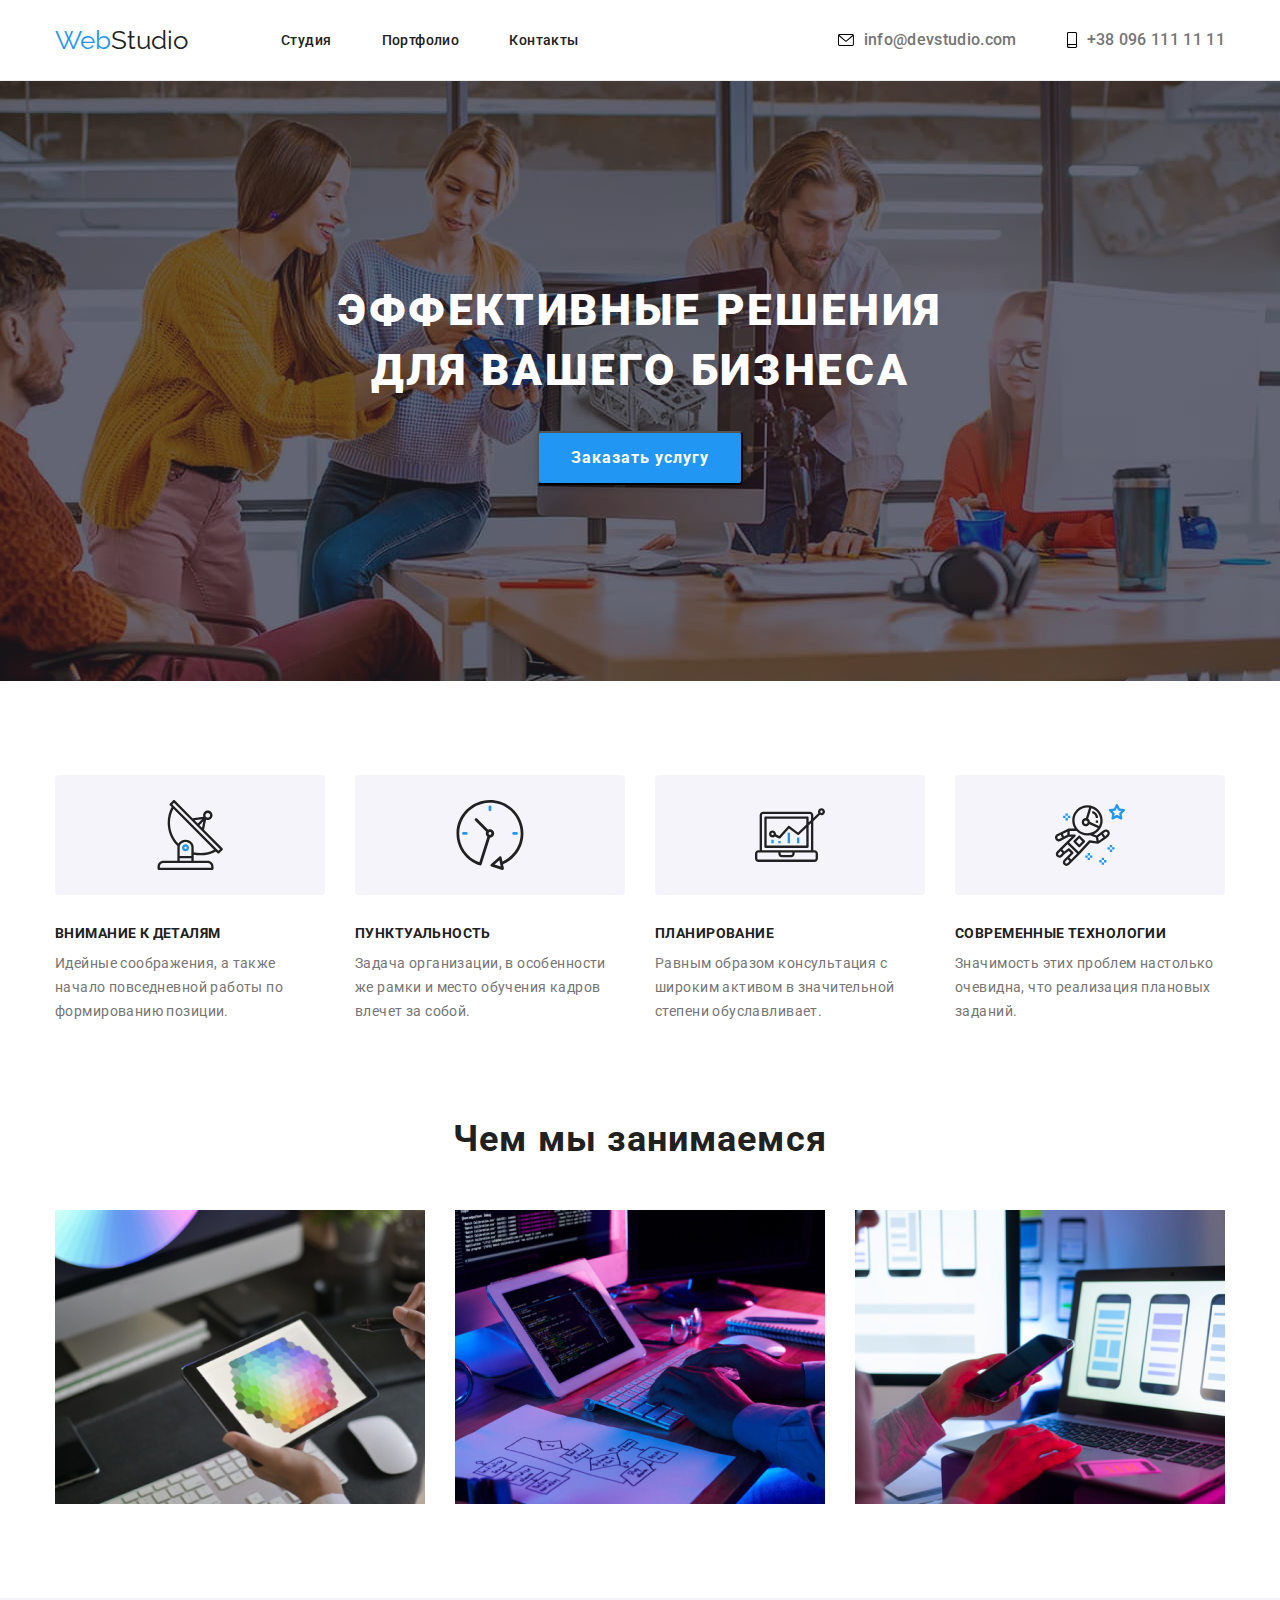
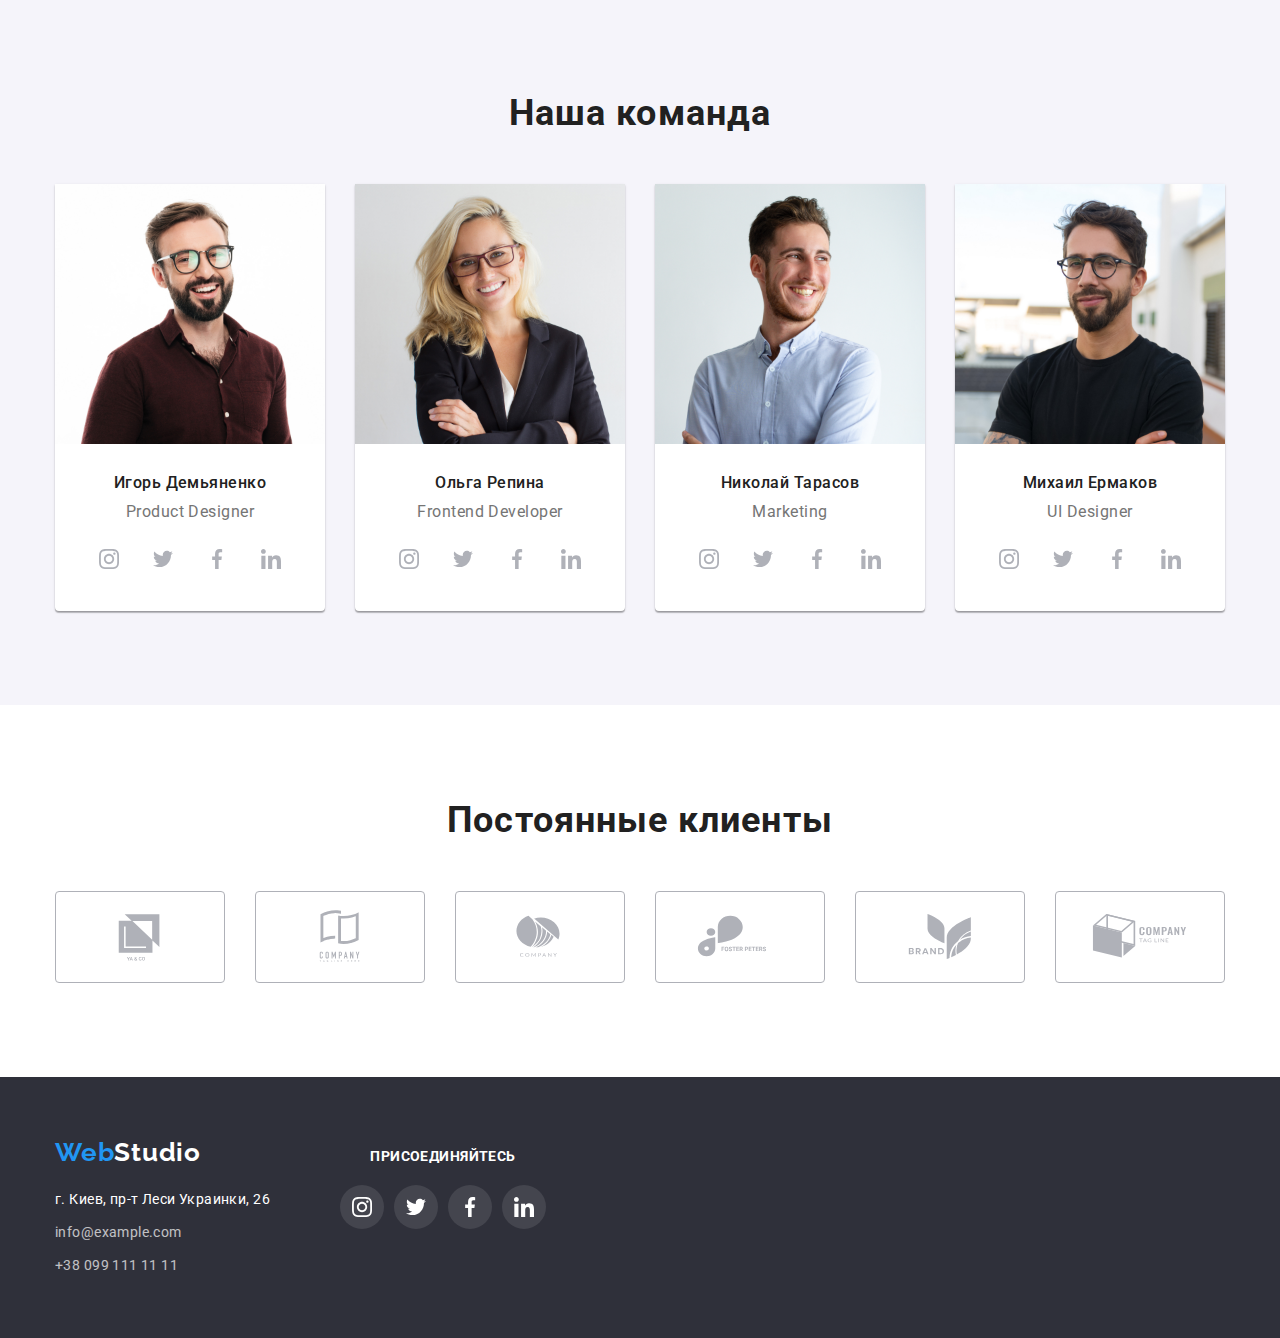
<file: index.html>
<!DOCTYPE html>
<html lang="en">

<head>
    <meta charset="UTF-8">
    <meta http-equiv="X-UA-Compatible" content="IE=edge">
    <meta name="viewport" content="width=device-width, initial-scale=1.0">
    <title>Web Studio</title>
    <link
        href="https://fonts.googleapis.com/css2?family=Raleway:wght@700&family=Roboto:wght@400;500;700;900&display=swap"
        rel="stylesheet">
    <link rel="stylesheet"
        href="https://cdnjs.cloudflare.com/ajax/libs/modern-normalize/1.1.0/modern-normalize.min.css">
    <link rel="stylesheet" href="./css/style.css">
    <link rel="preconnect" href="https://fonts.googleapis.com">
    <link rel="preconnect" href="https://fonts.gstatic.com" crossorigin>

</head>

<body>
    <header class="header">
        <div class="container border navigation">
            <nav class="navigation">
                <a href="./index.html" class="nav-link"> <span>Web</span>Studio</a>


                <ul class="nav-menu list">
                    <li class="nav-menu-item"><a class="link" href="./index.html">Студия</a></li>
                    <li class="nav-menu-item"><a class="link" href="./portfolio.html">Портфолио</a></li>
                    <li class="nav-menu-item"><a class="link" href="">Контакты</a></li>
                </ul>
            </nav>


            <ul class="contacts list">
                <li class="contacts-item">

                    <a class="link" href="">
                        <svg class="link-icon" width=16px height=12px>
                            <use href="./img/icons/symbol-defs2.svg#icon-envelope"></use>
                        </svg>info@devstudio.com</a>
                </li>
                <li class="contacts-item">
                    <a class="link" href="tel:+380961111111">
                        <svg class="link-icon" width=10px height=16px>
                            <use href="./img/icons/symbol-defs2.svg#icon-smartphone"></use>
                        </svg>+38 096 111 11 11</a>
                </li>
            </ul>
        </div>
    </header>

    <main>
        <section class="hero section">

            <h1 class="hero-title">Эффективные решения <br> для вашего бизнеса</h1>
            <button class="button-main " type="button">Заказать услугу</button>

        </section>

        <section class="section main-features">
            <div class="container">
                <ul class="features list">
                    <li class="features-item">
                        <div class="around_icon">
                            <svg class="features-icon" width=70px height=70px>
                                <use href="./img/icons/symbol-defs2.svg#icon-satellite"></use>
                            </svg>
                        </div>
                        <h3 class="features-title">Внимание к деталям</h3>
                        <p class="features-text">Идейные соображения, а также начало повседневной работы по формированию
                            позиции.</p>
                    </li>
                    <li class="features-item">
                        <div class="around_icon">
                            <svg class="features-icon" width=70px height=70px>
                                <use href="./img/icons/symbol-defs2.svg#icon-clock"></use>
                            </svg>
                        </div>
                        <h3 class="features-title">Пунктуальность</h3>
                        <p class="features-text">Задача организации, в особенности же рамки и место обучения кадров
                            влечет за собой.</p>
                    </li>
                    <li class="features-item">
                        <div class="around_icon">
                            <svg class="features-icon" width=70px height=70px>
                                <use href="./img/icons/symbol-defs2.svg#icon-pc"></use>
                            </svg>
                        </div>
                        <h3 class="features-title">Планирование</h3>
                        <p class="features-text">Равным образом консультация с широким активом в значительной степени
                            обуславливает.</p>
                    </li>
                    <li class="features-item">
                        <div class="around_icon">
                            <svg class="features-icon" width=70px height=70px>
                                <use href="./img/icons/symbol-defs2.svg#icon-astronaut"></use>
                            </svg>
                        </div>
                        <h3 class="features-title">Современные технологии</h3>
                        <p class="features-text">Значимость этих проблем настолько очевидна, что реализация плановых
                            заданий.</p>
                    </li>
                </ul>
            </div>
        </section>


        <section class="section work">
            <div class="container">
                <h2 class="work-title title">Чем мы занимаемся</h2>
                <ul class="work-list list">
                    <li> <img src="./img/img.jpg" alt="планшет" width="370"></li>
                    <li> <img src="./img/img-1.jpg" alt="телефон" width="370"></li>
                    <li> <img src="./img/img-2.jpg" alt="цветовая гамма" width="370"></li>
                </ul>
            </div>
        </section>


        <section class="section team">
            <div class="container">
                <h2 class="team-title title">Наша команда</h2>
                <ul class="team-list list">
                    <li class="card">
                        <img src="./img/team/img.jpg" alt="продакт дизайнер" width="270">
                        <div class="team-content">
                            <h3 class="title-name">Игорь Демьяненко</h3>
                            <p class="team-text">Product Designer</p>
                        </div>
                        <ul class="card-social-links list">
                            <li class="card-social-items">
                                <a href="" class="card-social-link">
                                    <svg class="social-icon" width=20px height=20px>
                                        <use href="./img/icons/symbol-defs2.svg#icon-instagram"></use>
                                    </svg></a>
                            </li>
                            <li class="card-social-items">
                                <a href="" class="card-social-link">
                                    <svg class="social-icon" width=20px height=20px>
                                        <use href="./img/icons/symbol-defs2.svg#icon-twitter"></use>
                                    </svg></a>
                            </li>
                            <li class="card-social-items">
                                <a href="" class="card-social-link">
                                    <svg class="social-icon" width=20px height=20px>
                                        <use href="./img/icons/symbol-defs2.svg#icon-facebook"></use>
                                    </svg></a>
                            </li>
                            <li class="card-social-items">
                                <a href="" class="card-social-link">
                                    <svg class="social-icon" width=20px height=20px>
                                        <use href="./img/icons/symbol-defs2.svg#icon-linkedin"></use>
                                    </svg></a>
                            </li>
                        </ul>

                    </li>
                    <li class="card">
                        <img src="./img/team/img-1.jpg" alt="фронтенд девелопер" width="270">
                        <div class="team-content">
                            <h3 class="title-name">Ольга Репина</h3>
                            <p class="team-text">Frontend Developer</p>
                        </div>
                        <ul class="card-social-links list">
                            <li class="card-social-items">
                                <a href="" class="card-social-link">
                                    <svg class="social-icon" width=20px height=20px>
                                        <use href="./img/icons/symbol-defs2.svg#icon-instagram"></use>
                                    </svg></a>
                            </li>
                            <li class="card-social-items">
                                <a href="" class="card-social-link">
                                    <svg class="social-icon" width=20px height=20px>
                                        <use href="./img/icons/symbol-defs2.svg#icon-twitter"></use>
                                    </svg></a>
                            </li>
                            <li class="card-social-items">
                                <a href="" class="card-social-link">
                                    <svg class="social-icon" width=20px height=20px>
                                        <use href="./img/icons/symbol-defs2.svg#icon-facebook"></use>
                                    </svg></a>
                            </li>
                            <li class="card-social-items">
                                <a href="" class="card-social-link">
                                    <svg class="social-icon" width=20px height=20px>
                                        <use href="./img/icons/symbol-defs2.svg#icon-linkedin"></use>
                                    </svg></a>
                            </li>
                        </ul>

                    </li>
                    <li class="card">
                        <img src="./img/team/img-2.jpg" alt="маркетолог" width="270">
                        <div class="team-content">
                            <h3 class="title-name">Николай Тарасов</h3>
                            <p class="team-text">Marketing</p>
                        </div>
                        <ul class="card-social-links list">
                            <li class="card-social-items">
                                <a href="" class="card-social-link">
                                    <svg class="social-icon" width=20px height=20px>
                                        <use href="./img/icons/symbol-defs2.svg#icon-instagram"></use>
                                    </svg></a>
                            </li>
                            <li class="card-social-items">
                                <a href="" class="card-social-link">
                                    <svg class="social-icon" width=20px height=20px>
                                        <use href="./img/icons/symbol-defs2.svg#icon-twitter"></use>
                                    </svg></a>
                            </li>
                            <li class="card-social-items">
                                <a href="" class="card-social-link">
                                    <svg class="social-icon" width=20px height=20px>
                                        <use href="./img/icons/symbol-defs2.svg#icon-facebook"></use>
                                    </svg></a>
                            </li>
                            <li class="card-social-items">
                                <a href="" class="card-social-link">
                                    <svg class="social-icon" width=20px height=20px>
                                        <use href="./img/icons/symbol-defs2.svg#icon-linkedin"></use>
                                    </svg></a>
                            </li>
                        </ul>

                    </li>
                    <li class="card">
                        <img src="./img/team/img-3.jpg" alt="дизайнер" width="270">
                        <div class="team-content">
                            <h3 class="title-name">Михаил Ермаков</h3>
                            <p class="team-text">UI Designer</p>
                        </div>
                        <ul class="card-social-links list">
                            <li class="card-social-items">
                                <a href="" class="card-social-link">
                                    <svg class="social-icon" width=20px height=20px>
                                        <use href="./img/icons/symbol-defs2.svg#icon-instagram"></use>
                                    </svg></a>
                            </li>
                            <li class="card-social-items">
                                <a href="" class="card-social-link">
                                    <svg class="social-icon" width=20px height=20px>
                                        <use href="./img/icons/symbol-defs2.svg#icon-twitter"></use>
                                    </svg></a>
                            </li>
                            <li class="card-social-items">
                                <a href="" class="card-social-link">
                                    <svg class="social-icon" width=20px height=20px>
                                        <use href="./img/icons/symbol-defs2.svg#icon-facebook"></use>
                                    </svg></a>
                            </li>
                            <li class="card-social-items">
                                <a href="" class="card-social-link">
                                    <svg class="social-icon" width=20px height=20px>
                                        <use href="./img/icons/symbol-defs2.svg#icon-linkedin"></use>
                                    </svg></a>
                            </li>
                        </ul>

                    </li>
                </ul>
            </div>
        </section>

        <section class="section clients">
            <div class="container ">
                <h2 class="our-clients title">Постоянные клиенты</h2>
                <ul class="clients list">
                    <li class="clients-item">
                        <a href="" class="clients-link">
                            <svg class="clients-icon" width=106px height=60px>
                                <use href="./img/icons/symbol-defs2.svg#icon-yaco"></use>
                            </svg>
                        </a>
                    </li>
                    <li class="clients-item">
                        <a href="" class="clients-link">
                            <svg class="clients-icon" width=106px height=60px>
                                <use href="./img/icons/symbol-defs2.svg#icon-coompany"></use>
                            </svg>
                        </a>
                    </li>
                    <li class="clients-item">
                        <a href="" class="clients-link">
                            <svg class="clients-icon" width=106px height=60px>
                                <use href="./img/icons/symbol-defs2.svg#icon-company2"></use>
                            </svg>
                        </a>
                    </li>
                    <li class="clients-item">
                        <a href="" class="clients-link">
                            <svg class="clients-icon" width=106px height=60px>
                                <use href="./img/icons/symbol-defs2.svg#icon-foster"></use>
                            </svg>
                        </a>
                    </li>
                    <li class="clients-item">
                        <a href="" class="clients-link">
                            <svg class="clients-icon" width=106px height=60px>
                                <use href="./img/icons/symbol-defs2.svg#icon-brand"></use>
                            </svg>
                        </a>
                    </li>
                    <li class="clients-item">
                        <a href="" class="clients-link">
                            <svg class="clients-icon" width=106px height=60px>
                                <use href="./img/icons/symbol-defs2.svg#icon-tagline"></use>
                            </svg>
                        </a>
                    </li>
                </ul>
            </div>
        </section>

    </main>

    <footer class="footer">

        <div class="container">
            <div class="footer-wrap">
                <div class="footer-links">
                    <a class="footer-logo link" href=""> <span>Web</span>Studio</a>

                    <a class="footer-adress link" href="https://goo.gl/maps/UbBYspgLXYqze9f7A" target="_blank"
                        rel="noopener noreferrer">г. Киев, пр-т Леси Украинки,
                        26</a>
                    <a class="footer-info link" href="">info@example.com</a>
                    <a class="footer-info link" href="">+38 099 111 11 11</a>
                </div>
                <div class="right">
                    <p class="add">присоединяйтесь</p>
                    <ul class="footer-social-links list">
                        <li class="footer-social-items">
                            <a href="" class="footer-social-link">
                                <svg class="footer-social-icon" width=20px height=20px>
                                    <use href="./img/icons/symbol-defs2.svg#icon-instagram"></use>
                                </svg></a>
                        </li>
                        <li class="footer-social-items">
                            <a href="" class="footer-social-link">
                                <svg class="footer-social-icon" width=20px height=20px>
                                    <use href="./img/icons/symbol-defs2.svg#icon-twitter"></use>
                                </svg></a>
                        </li>
                        <li class="footer-social-items">
                            <a href="" class="footer-social-link">
                                <svg class="footer-social-icon" width=20px height=20px>
                                    <use href="./img/icons/symbol-defs2.svg#icon-facebook"></use>
                                </svg></a>
                        </li>
                        <li class="footer-social-items">
                            <a href="" class="footer-social-link">
                                <svg class="footer-social-icon" width=20px height=20px>
                                    <use href="./img/icons/symbol-defs2.svg#icon-linkedin"></use>
                                </svg></a>
                        </li>
                    </ul>
                </div>
            </div>
        </div>
        </div>

    </footer>


</body>

</html>
</file>
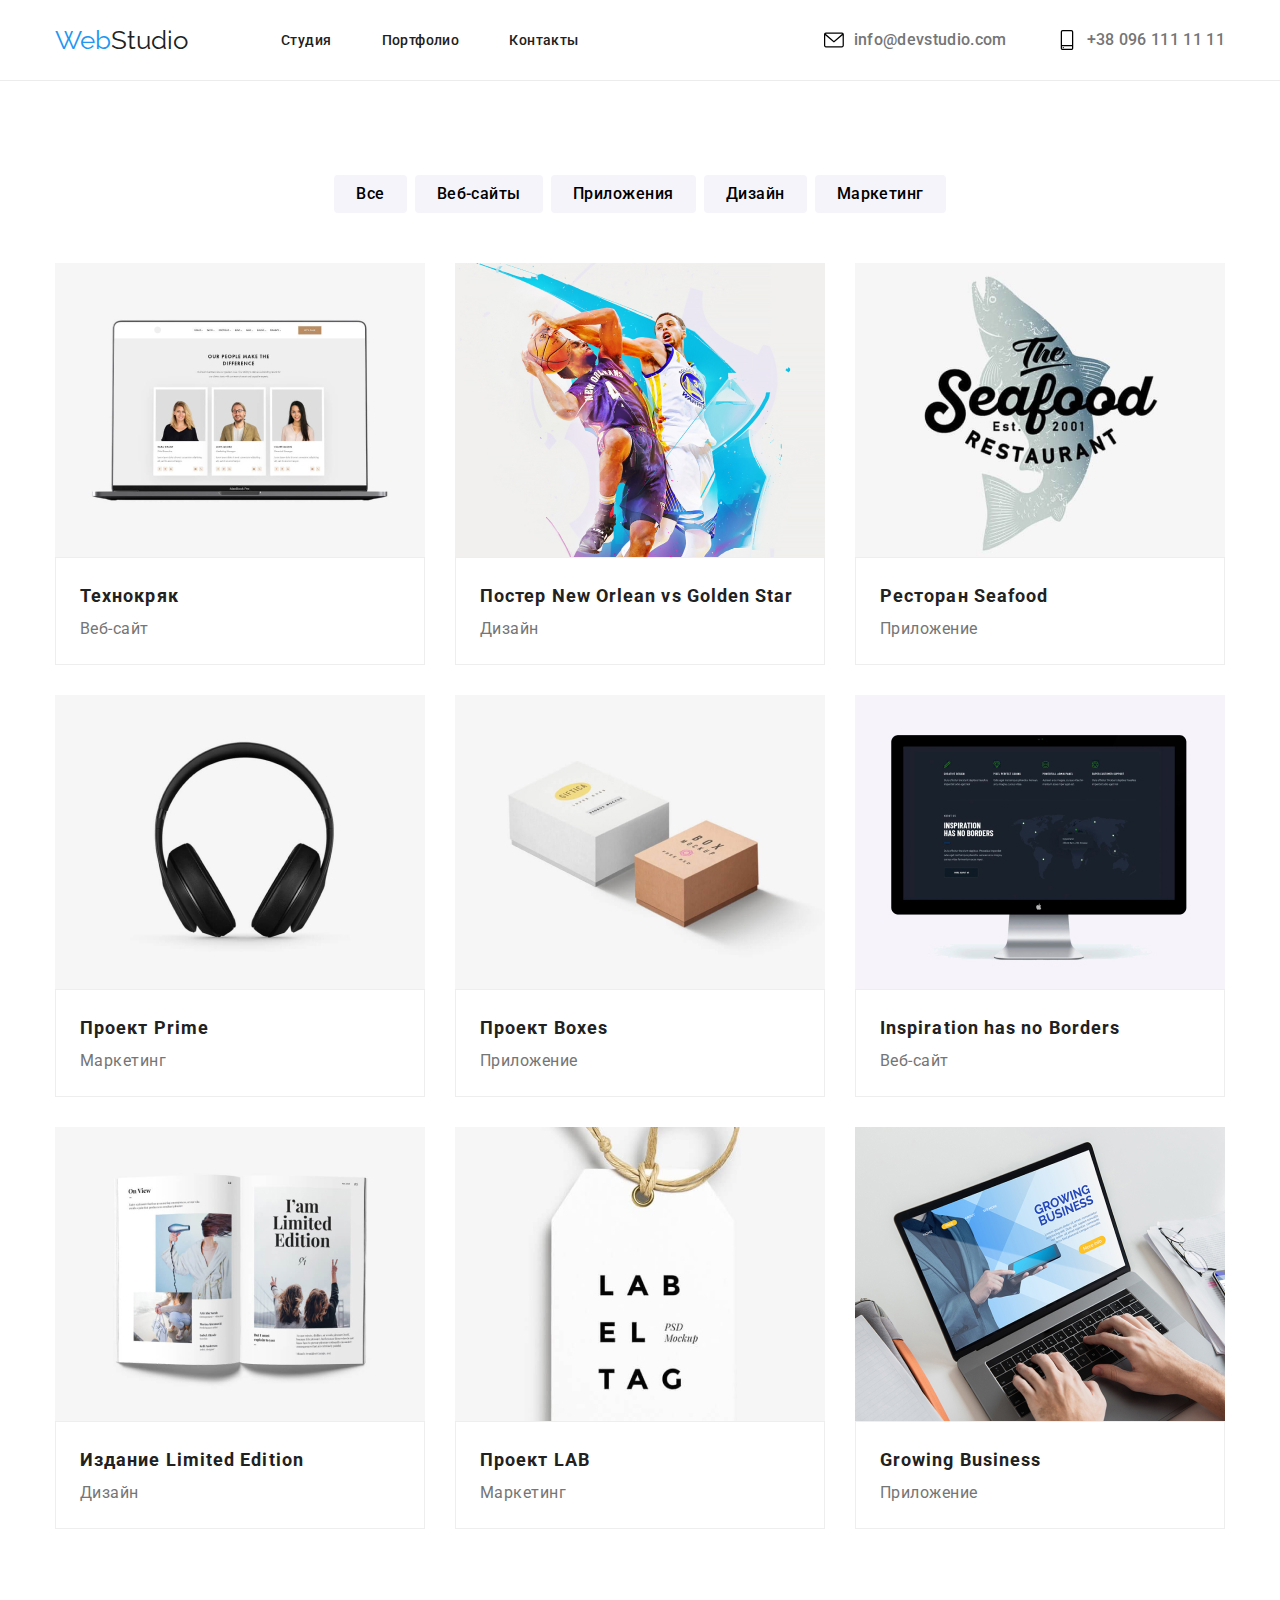
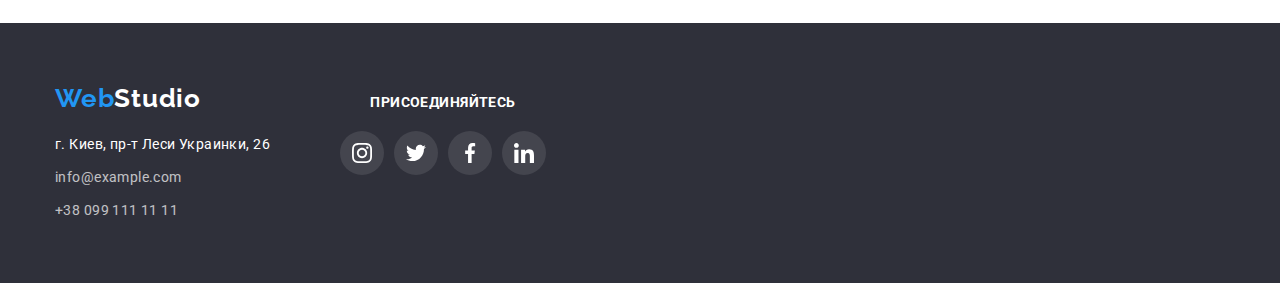
<file: portfolio.html>
<!DOCTYPE html>
<html lang="en">

<head>
    <meta charset="UTF-8">
    <meta http-equiv="X-UA-Compatible" content="IE=edge">
    <meta name="viewport" content="width=device-width, initial-scale=1.0">
    <title>Web Studio</title>
    <link
        href="https://fonts.googleapis.com/css2?family=Raleway:wght@700&family=Roboto:wght@400;500;700;900&display=swap"
        rel="stylesheet">
    <link rel="stylesheet"
        href="https://cdnjs.cloudflare.com/ajax/libs/modern-normalize/1.1.0/modern-normalize.min.css">
    <link rel="stylesheet" href="./css/style.css">
    <link rel="preconnect" href="https://fonts.googleapis.com">
    <link rel="preconnect" href="https://fonts.gstatic.com" crossorigin>

</head>

<body>
    <header class="header">
        <div class="container border navigation">
            <nav class="navigation">
                <a href="./index.html" class="nav-link"> <span>Web</span>Studio</a>
    
    
                <ul class="nav-menu list">
                    <li class="nav-menu-item"><a class="link" href="./index.html">Студия</a></li>
                    <li class="nav-menu-item"><a class="link" href="./portfolio.html">Портфолио</a></li>
                    <li class="nav-menu-item"><a class="link" href="">Контакты</a></li>
                </ul>
            </nav>
    
    
            <ul class="contacts list">
                <li class="contacts-item">
    
                    <a class="link" href="">
                        <svg class="link-icon" width=20px height=20px>
                            <use href="./img/icons/symbol-defs2.svg#icon-envelope"></use>
                        </svg>info@devstudio.com</a>
                </li>
                <li class="contacts-item">
                    <a class="link" href="tel:+380961111111">
                        <svg class="link-icon" width=20px height=20px>
                            <use href="./img/icons/symbol-defs2.svg#icon-smartphone"></use>
                        </svg>+38 096 111 11 11</a>
                </li>
            </ul>
        </div>
    </header>
    <main>
        <section class="section">
       
            <div class="container buttons-container">
<ul class="buttons-list list">
    <li><button class="buttons" type="button">Все</button></li>
    <li><button class="buttons" type="button">Веб-сайты</button></li>
    <li><button class="buttons" type="button">Приложения</button></li>
    <li><button class="buttons" type="button">Дизайн</button></li>
    <li><button class="buttons" type="button">Маркетинг</button></li>
</ul>
</div>


    <div class="container">
<ul class="sites list">
    <li class="site-link">
    <a href="" class="site-link-card">
     <img src="./img/portfolio/img1.jpg" alt="технокряк" width="370">
     <div class="info-app">

     <h3 class="sites-title">Технокряк</h3>
     <p class="sites-text">Веб-сайт</p>
     </div>
    </a>
   </li>
    
    <li class="site-link">
    <a href="" class="site-link-card">
    <img src="./img/portfolio/img2.jpg" alt="постер" width="370">
    <div class="info-app">
    <h3 class="sites-title">Постер New Orlean vs Golden Star</h3>
    <p class="sites-text">Дизайн</p>
    </div>
    </a>
    </li>
   
   
    <li class="site-link">
    <a href="" class="site-link-card">
    <img src="./img/portfolio/img3.jpg" alt="ресторан" width="370">
    <div class="info-app">
    <h3 class="sites-title">Ресторан Seafood</h3>
    <p class="sites-text">Приложение</p>
    </div>
    </a>
    </li>

    <li class="site-link">
    <a href="" class="site-link-card">
    <img src="./img/portfolio/img4.jpg" alt="проект" width="370">
    <div class="info-app">
    <h3 class="sites-title">Проект Prime</h3>
    <p class="sites-text">Маркетинг</p>
    </div>
    </a>
    </li>

    <li class="site-link"> 
    <a href="" class="site-link-card">
    <img src="./img/portfolio/img5.jpg" alt="проект боксес" width="370">
    <div class="info-app">
    <h3 class="sites-title">Проект Boxes</h3>
    <p class="sites-text">Приложение</p>
    </div>
    </a>
    </li>

    <li class="site-link">
<a href="" class="site-link-card">
    <img src="./img/portfolio/img6.jpg" alt="вдохновение без границ" width="370">
    <div class="info-app">
    <h3 class="sites-title">Inspiration has no Borders</h3>
    <p class="sites-text">Веб-сайт</p>
    </div>
</a>
    </li>

    <li class="site-link">
<a href="" class="site-link-card">
    <img src="./img/portfolio/img7.jpg" alt="издание лимитед" width="370">
    <div class="info-app">
    <h3 class="sites-title">Издание Limited Edition</h3>
    <p class="sites-text">Дизайн</p>
    </div>
</a>
    </li>

    <li class="site-link"> 
<a href="" class="site-link-card">
    <img src="./img/portfolio/img8.jpg" alt="проект лаб" width="370">
    <div class="info-app">
    <h3 class="sites-title">Проект LAB</h3>
    <p class="sites-text">Маркетинг</p>
    </div>
</a>
    </li>
    
    <li class="site-link">
<a href="" class="site-link-card">
    <img src="./img/portfolio/img9.jpg" alt="растущий бизнес" width="370">
    <div class="info-app">
    <h3 class="sites-title">Growing Business</h3>
    <p class="sites-text">Приложение</p>
    </div>
</a>
    </li>

</ul>
</div>
</section>

    </main>

<footer class="footer">

    <div class="container">
        <div class="footer-wrap">
            <div class="footer-links">
                <a class="footer-logo link" href=""> <span>Web</span>Studio</a>

                <a class="footer-adress link" href="https://goo.gl/maps/UbBYspgLXYqze9f7A" target="_blank"
                    rel="noopener noreferrer">г. Киев, пр-т Леси Украинки,
                    26</a>
                <a class="footer-info link" href="">info@example.com</a>
                <a class="footer-info link" href="">+38 099 111 11 11</a>
            </div>
            <div class="right">
                <p class="add">присоединяйтесь</p>
                <ul class="footer-social-links list">
                    <li class="footer-social-items">
                        <a href="" class="footer-social-link">
                            <svg class="footer-social-icon" width=20px height=20px>
                                <use href="./img/icons/symbol-defs2.svg#icon-instagram"></use>
                            </svg></a>
                    </li>
                    <li class="footer-social-items">
                        <a href="" class="footer-social-link">
                            <svg class="footer-social-icon" width=20px height=20px>
                                <use href="./img/icons/symbol-defs2.svg#icon-twitter"></use>
                            </svg></a>
                    </li>
                    <li class="footer-social-items">
                        <a href="" class="footer-social-link">
                            <svg class="footer-social-icon" width=20px height=20px>
                                <use href="./img/icons/symbol-defs2.svg#icon-facebook"></use>
                            </svg></a>
                    </li>
                    <li class="footer-social-items">
                        <a href="" class="footer-social-link">
                            <svg class="footer-social-icon" width=20px height=20px>
                                <use href="./img/icons/symbol-defs2.svg#icon-linkedin"></use>
                            </svg></a>
                    </li>
                </ul>
            </div>
        </div>
    </div>
    </div>

</footer>
    </body>
    
    </html>
</file>
<file: css/style.css>
:root {
  --primary-text-color: #212121;
  ---accent-color: #2196f3;
}

body {
  font-family: Roboto, serif;
  color: var(--primary-text-color);
}
h1,
h2,
h3,
h4,
h5,
h6,
p,
ul {
  margin: 0;
  padding: 0;
}
button {
  cursor: pointer;
}

.link:hover,
.link:focus,
.buttons:hover,
.buttons:focus,
.nav-link:focus,
.nav-link:hover {
  color: var(---accent-color);
  cursor: pointer;
  outline: none;
}

.button-main:focus,
.button-main:hover {
  cursor: pointer;
  outline: none;
}

.link:hover .link-icon,
.link:focus .link-icon {
  fill: var(---accent-color);
}

.container {
  width: 1200px;
  padding: 0 15px;
  margin-left: auto;
  margin-right: auto;
}
.section {
  padding-top: 94px;
  padding-bottom: 94px;
}

.list {
  list-style: none;
  margin: 0;
  padding: 0;
}

.navigation {
  display: flex;
  align-items: center;
}

.nav-menu-item:not(:last-child) {
  margin-right: 50px;
}
.nav-link {
  margin-right: 93px;
  font-family: Raleway;
  font-size: 26px;
  text-decoration: none;
  color: var(--primary-text-color);
  line-height: 1.17;
  font-size: 26px;
}

.nav-menu {
  display: flex;
}

.nav-menu a {
  display: block;
  padding-top: 32px;
  padding-bottom: 32px;
  text-decoration: none;
  color: var(--primary-text-color);
  font-weight: 500;
  line-height: 1.17;
  letter-spacing: 0.03em;
  font-size: 14px;
}

.link {
  display: flex;
  justify-content: center;
  align-items: center;
}

.link-icon {
  margin-right: 10px;
}

.contacts-item {
  display: flex;
  justify-content: center;
  text-align: center;
}

.contacts {
  display: flex;
  margin-left: auto;
}

.contacts-item:not(:last-child) {
  margin-right: 50px;
}
.contacts-item a {
  text-decoration: none;
  color: #757575;
  line-height: 1.17;
  font-weight: 500;
  letter-spacing: 0.02em;
}

.contacts-icon {
  display: flex;
  align-items: center;
}

.button-main {
  padding: 10px 32px;
  min-width: 200px;
  text-align: center;
  background-color: var(---accent-color);
  color: #ffffff;
  font-size: 16px;
  letter-spacing: 0.06em;
  font-weight: 700;
  line-height: 1.87;
  font-family: Roboto;
  border-radius: 4px;
  box-shadow: 0px 4px 4px rgba(0, 0, 0, 0.15);
}

.hero {
  background-image: linear-gradient(rgba(47, 48, 58, 0.4), rgba(47, 48, 58, 0.4)),
    url(../img/bcgr/bcimg.jpg);
  background-repeat: no-repeat;

  background-position: center;
  max-width: 1600px;
  height: 600px;
  margin-left: auto;
  margin-right: auto;

  padding: 200px 0;
  flex-direction: column;
  align-items: center;
  background-color: #2f303a;
  text-align: center;
}
.hero-title {
  margin-bottom: 30px;
  text-transform: uppercase;
  font-weight: 900;
  font-size: 44px;
  color: #ffffff;

  line-height: 1.36;
  letter-spacing: 0.06em;
}
.main-features {
  padding-bottom: 0;
}
.features {
  display: flex;
}

.around_icon {
  width: 270px;
  height: 120px;
  background-color: #f5f4fa;
  border-radius: 4px;
  margin-bottom: 30px;

  display: flex;
  justify-content: center;
  align-items: center;
}

.features li {
  width: 270px;
}

.features li:not(:last-child) {
  margin-right: 30px;
}

.features-title {
  margin-bottom: 10px;
  text-transform: uppercase;
  font-size: 14px;
  font-weight: 700;
  color: var(--primary-text-color);
  line-height: 1.17;
  letter-spacing: 0.03em;
}
.features-text {
  color: #757575;
  line-height: 1.71;
  letter-spacing: 0.03em;
  font-size: 14px;
}

.work .container {
  flex-direction: column;
}

.work-list {
  display: flex;
}

.work-list li:not(:last-child) {
  margin-right: 30px;
}

.title {
  margin-bottom: 50px;
  font-weight: 700;
  font-size: 36px;
  color: var(--primary-text-color);
  line-height: 1.17;
  letter-spacing: 0.03em;
  text-align: center;
}
.team {
  background-color: #f5f4fa;
}

.team .container {
  flex-direction: column;
}
.team-list {
  display: flex;
}

.card:not(:last-child) {
  margin-right: 30px;
}

.team-title {
  text-align: center;
  font-size: 36px;
  font-weight: 700;
  color: var(--primary-text-color);
  line-height: 1.17;
  letter-spacing: 0.03em;
}
.title-name {
  text-align: center;

  color: var(--primary-text-color);
  font-size: 16px;
  font-weight: 500;
  line-height: 1.17;
  letter-spacing: 0.03em;
}
.team-text {
  text-align: center;
  padding-top: 10px;
  font-size: 16px;
  line-height: 1.17;
  color: #757575;
  letter-spacing: 0.03em;
}

.team-content {
  padding-top: 30px;
}

.footer {
  display: flex;
  flex-direction: column;
  background-color: #2f303a;
  padding-bottom: 60px;
  padding-top: 60px;
}

.footer-logo {
  display: inline-block;
  margin-bottom: 20px;
  font-weight: 700;
  font-size: 26px;
  text-decoration: none;
  color: #ffffff;
  line-height: 1.17;
  letter-spacing: 0.03em;
  font-family: Raleway;
}
.footer-adress {
  font-size: 14px;
  margin-bottom: 9px;
  text-decoration: none;
  line-height: 1.71;
  color: #ffffff;
  letter-spacing: 0.03em;
}
.footer-info {
  font-size: 14px;
  line-height: 1.71;
  color: #ffffff;
  text-decoration: none;
  opacity: 0.7;
  letter-spacing: 0.03em;
}
.footer-info:not(:last-child) {
  margin-bottom: 9px;
}

.footer-links {
  flex-direction: column;
}

.footer-links a {
  display: block;
  flex-direction: column;
}

.add {
  display: flex;
  justify-content: center;
  align-items: center;
  margin-bottom: 20px;
  font-size: 14px;
  font-weight: 700;
  letter-spacing: 0.03em;
  line-height: 1.14;
  color: #ffffff;
  text-transform: uppercase;
}

.footer-social-link {
  display: flex;
  justify-content: center;
  align-items: center;
  fill: #ffffff;
  width: 44px;
  height: 44px;
  border-radius: 50%;
  background-color: rgba(255, 255, 255, 0.1);
}

.footer-social-links {
  display: flex;
}

.footer-social-link:hover,
.footer-social-link:focus {
  background-color: var(---accent-color);
  border-color: var(---accent-color);
  outline: none;
}

.footer-social-items:not(:last-child) {
  margin-right: 10px;
}

.footer-wrap {
  display: flex;
}

.right {
  display: flex;
  flex-direction: column;
  margin-top: 12px;
}

.footer-links {
  margin-right: 70px;
}

span {
  color: var(---accent-color);
}

.sites a {
  text-decoration: none;
}
.sites-title {
  font-weight: 700;
  line-height: 2;
  color: var(--primary-text-color);
  font-size: 18px;
  letter-spacing: 0.06em;
}
.sites-text {
  font-size: 16px;
  color: #757575;
  line-height: 1.87;
  letter-spacing: 0.03em;
}
.buttons {
  padding: 6px 22px;
  font-weight: 500;
  letter-spacing: 0.03em;
  font-size: 16px;
  line-height: 1.62;
  background-color: #f5f4fa;
  font-family: Roboto;
  border-radius: 4px;
  border: none;
}

.buttons:hover,
.buttons:focus {
  background-color: var(---accent-color);
  color: #ffffff;
  outline: none;
  box-shadow: 0px 3px 1px rgba(0, 0, 0, 0.1), 0px 1px 2px rgba(0, 0, 0, 0.08),
    0px 2px 2px rgba(0, 0, 0, 0.12);
  border-radius: 4px;
}

.buttons-list {
  display: flex;

  justify-content: center;
  margin-bottom: 50px;
}

.buttons-container {
  justify-content: center;
}

.buttons-list li:not(:last-child) {
  margin-right: 8px;
}
.card {
  padding-bottom: 30px;
  background: #ffffff;

  box-shadow: 0px 1px 3px rgba(0, 0, 0, 0.12), 0px 1px 1px rgba(0, 0, 0, 0.14),
    0px 2px 1px rgba(0, 0, 0, 0.2);
  border-radius: 0px 0px 4px 4px;
}
.header {
  border-bottom: 1px solid #ececec;
}

.sites {
  display: flex;
  flex-wrap: wrap;
}
.site-link {
  display: inline-block;
  margin-right: 30px;
  margin-bottom: 30px;
  background: #ffffff;
}
.site-link:nth-child(3n) {
  margin-right: 0;
}

.site-link:focus,
.site-link:hover {
  box-shadow: 0px 1px 1px rgba(0, 0, 0, 0.12), 0px 4px 4px rgba(0, 0, 0, 0.06),
    1px 4px 6px rgba(0, 0, 0, 0.16);
  outline: none;
}

.site-link:nth-child(n + 6) {
  margin-bottom: 0;
}
.info-app {
  padding: 20px 24px;
  border: 1px solid #eeeeee;
}
img {
  display: block;
}

.clients {
  display: flex;
  justify-content: center;
}

.clients-item {
  display: flex;
  justify-content: center;
  align-items: center;
}

.clients-link {
  border: 1px solid #afb1b8;
  width: 170px;
  height: 92px;
  display: flex;
  justify-content: center;
  align-items: center;
  border-radius: 4px;
}

.clients-item:not(:last-child) {
  margin-right: 30px;
}

.card-social-icon {
  display: block;
}
.card-social-links {
  display: flex;
  justify-content: center;
  margin-top: 16px;
}
.card-social-items:not(:last-child) {
  padding-right: 10px;
}

.card-social-link {
  width: 44px;
  height: 44px;
  display: flex;
  justify-content: center;
  align-items: center;
  border-radius: 50%;
}

.social-icon {
  fill: #afb1b8;
}

.card-social-link:hover,
.card-social-link:focus {
  background-color: var(---accent-color);
  outline: none;
}

.card-social-link:hover .social-icon,
.card-social-link:focus .social-icon {
  fill: #ffffff;
}

.clients-icon {
  fill: #afb1b8;
}

.clients-link:hover,
.clients-link:focus {
  border-color: var(---accent-color);
  outline: none;
}

.clients-link:hover .clients-icon,
.clients-link:focus .clients-icon {
  fill: var(---accent-color);
}
</file>
